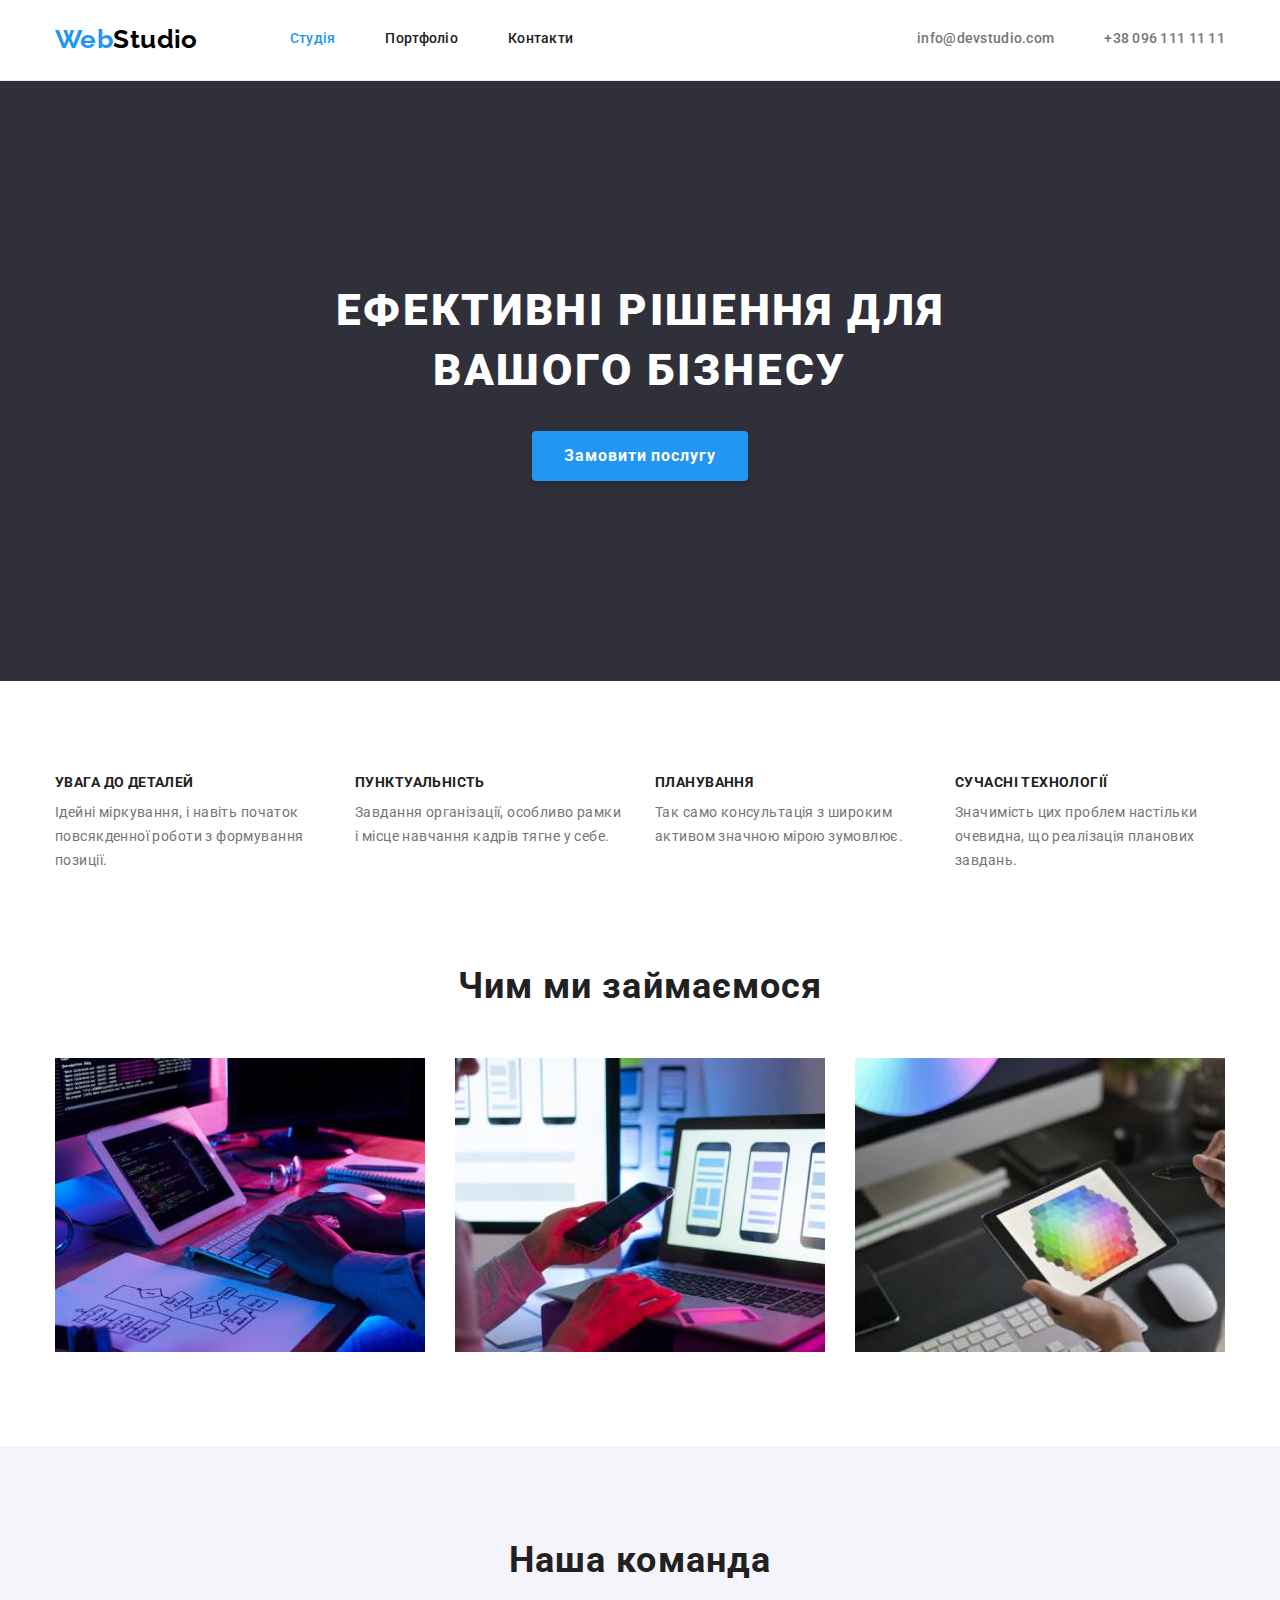
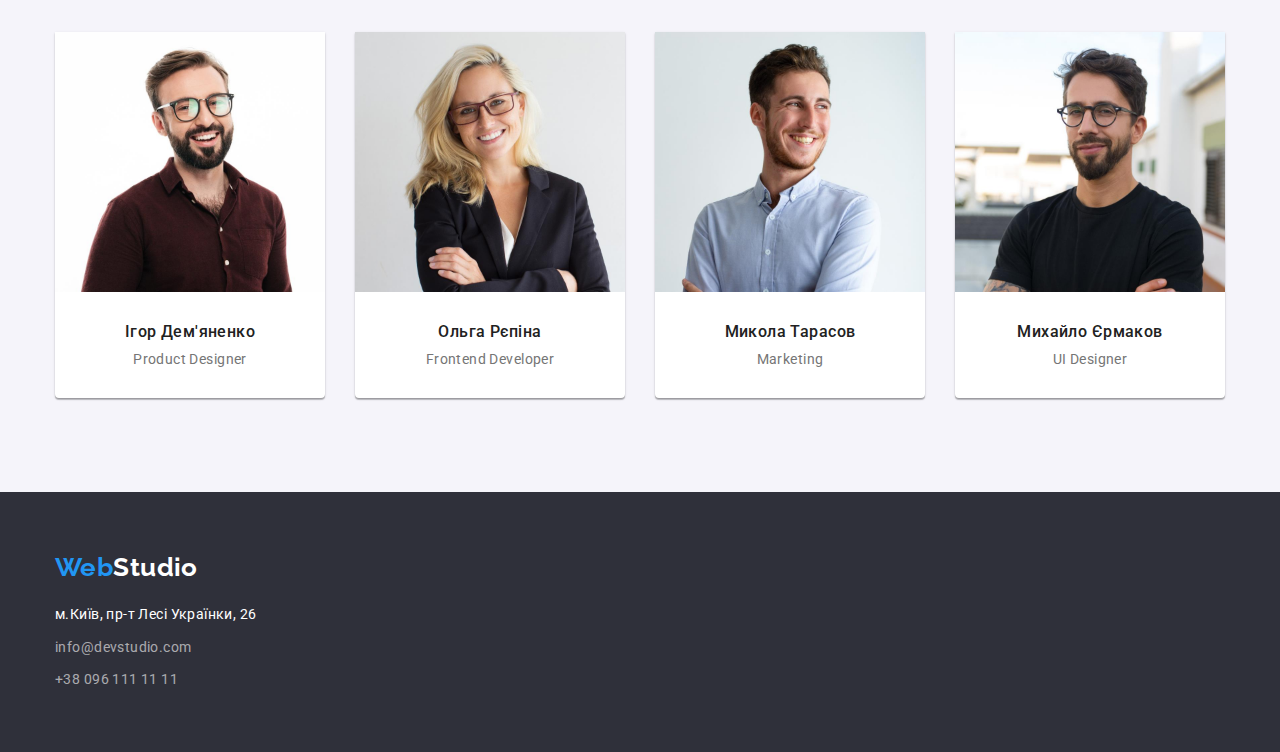
<file: index.html>
<!DOCTYPE html>
<html lang="uk">
    <head>
        <meta charset="UTF-8">
        <meta http-equiv="X-UA-Compatible" content="IE=edge">
        <meta name="viewport" content="width=device-width, initial-scale=1.0">
        <title>goit-markup-hw-03</title>
        <link rel="stylesheet" href="https://cdnjs.cloudflare.com/ajax/libs/modern-normalize/1.0.0/modern-normalize.min.css" />
        <link rel="stylesheet" href="./css/main.css">
        <link rel="preconnect" href="https://fonts.googleapis.com">
        <link rel="preconnect" href="https://fonts.gstatic.com" crossorigin>
        <link href="https://fonts.googleapis.com/css2?family=Raleway:wght@700&family=Roboto:wght@400;500;700;900&display=swap"
            rel="stylesheet">
    </head>
    <body>
        <header class="page-header">
            <div class="flex-block container">
                <a href="./index.html" class="logo">Web<span>Studio</span></a>
                <nav class="site-nav">
                    <ul class="navigation">
                        <li class="nav-item"><a href="./index.html" class="link active">Студія</a></li>
                        <li class="nav-item"><a href="./portfolio.html" class="link">Портфоліо</a></li>
                        <li class="nav-item"><a href="" class="link">Контакти</a></li>
                    </ul>
                </nav>
                <ul class="contacts">
                    <li class="contacts-item"><a href="mailto:info@devstudio.com" class="link">info@devstudio.com</a></li>
                    <li class="contacts-item"><a href="tel:+380961111111" class="link">+38 096 111 11 11</a></li>
                </ul>
            </div>
        </header>
        <main>
            <section class="hero">
                <div class="container">
                    <h1 class="hero-title">Ефективні рішення для вашого бізнесу</h1>
                    <button type="button" class="hero-btn">Замовити послугу</button>
                </div>
            </section>
            <section class="features section">
                <div class="container">
                    <h2 class="visually-hidden">Особливості</h2>
                    <ul class="flex-block">
                        <li class="features-item">
                            <h3 class="features-title">УВАГА ДО ДЕТАЛЕЙ</h3>
                            <p class="features-text">Ідейні міркування, і навіть початок повсякденної роботи з формування позиції.</p>
                        </li>
                        <li class="features-item">
                            <h3 class="features-title">ПУНКТУАЛЬНІСТЬ</h3>
                            <p class="features-text">Завдання організації, особливо рамки і місце навчання кадрів тягне у себе.</p>
                        </li>
                        <li class="features-item">
                            <h3 class="features-title">ПЛАНУВАННЯ</h3>
                            <p class="features-text">Так само консультація з широким активом значною мірою зумовлює.</p>
                        </li>
                        <li class="features-item">
                            <h3 class="features-title">СУЧАСНІ ТЕХНОЛОГІЇ</h3>
                            <p class="features-text">Значимість цих проблем настільки очевидна, що реалізація планових завдань.</p>
                        </li>
                    </ul>
                </div>
            </section>
            <section class="worktypes section">
                <div class="container">
                    <h2 class="section-title">Чим ми займаємося</h2>
                    <ul class="flex-block">
                        <li class="worktypes-item">
                            <img src="./images/pic_1.jpg" alt="декстопні додатки" width="370">
                        </li>
                        <li class="worktypes-item">
                            <img src="./images/pic_2.jpg" alt="мобільні додатки" width="370">
                        </li>
                        <li class="worktypes-item">
                            <img src="./images/pic_3.jpg" alt="дизайнерські рішення" width="370">
                        </li>
                    </ul>
                </div>
            </section>
            <section class="team section">
                <div class="container">
                    <h2 class="section-title">Наша команда</h2>
                    <ul class="flex-block">
                        <li class="team-item">
                            <img src="./images/ihor.jpg" alt="Ігор Дем'яненко" width="270">
                            <h3 class="team-title">Ігор Дем'яненко</h3>
                            <p lang="en" class="team-text">Product Designer</p>
                        </li>
                        <li class="team-item">
                            <img src="./images/olga.jpg" alt="Ольга Рєпіна" width="270">
                            <h3 class="team-title">Ольга Рєпіна</h3>
                            <p lang="en" class="team-text">Frontend Developer</p>
                        </li>
                        <li class="team-item">
                            <img src="./images/mykola.jpg" alt="Микола Тарасов" width="270">
                            <h3 class="team-title">Микола Тарасов</h3>
                            <p lang="en" class="team-text">Marketing</p>
                        </li>
                        <li class="team-item">
                            <img src="./images/mykhailo.jpg" alt="Михайло Єрмаков" width="270">
                            <h3 class="team-title">Михайло Єрмаков</h3>
                            <p lang="en" class="team-text">UI Designer</p>
                        </li>
                    </ul>
                </div>
            </section>
        </main>
        <footer class="page-footer">
            <div class="container">
                <a href="./index.html" class="logo">Web<span>Studio</span></a>
                <address class="adr">
                    <ul>
                        <li class="adr-item"><a href="https://goo.gl/maps/JgUuiA2P2E3TJJDB6" class="adr-link" rel="noopener noopener nofollow">м.Київ, пр-т Лесі Українки, 26</a></li>
                        <li class="adr-item"><a href="mailto:info@devstudio.com" class="contact-link">info@devstudio.com</a></li>
                        <li class="adr-item"><a href="tel:+380961111111" class="contact-link">+38 096 111 11 11</a></li>
                    </ul>
                </address>
            </div>
        </footer>
    </body>
</html>
</file>
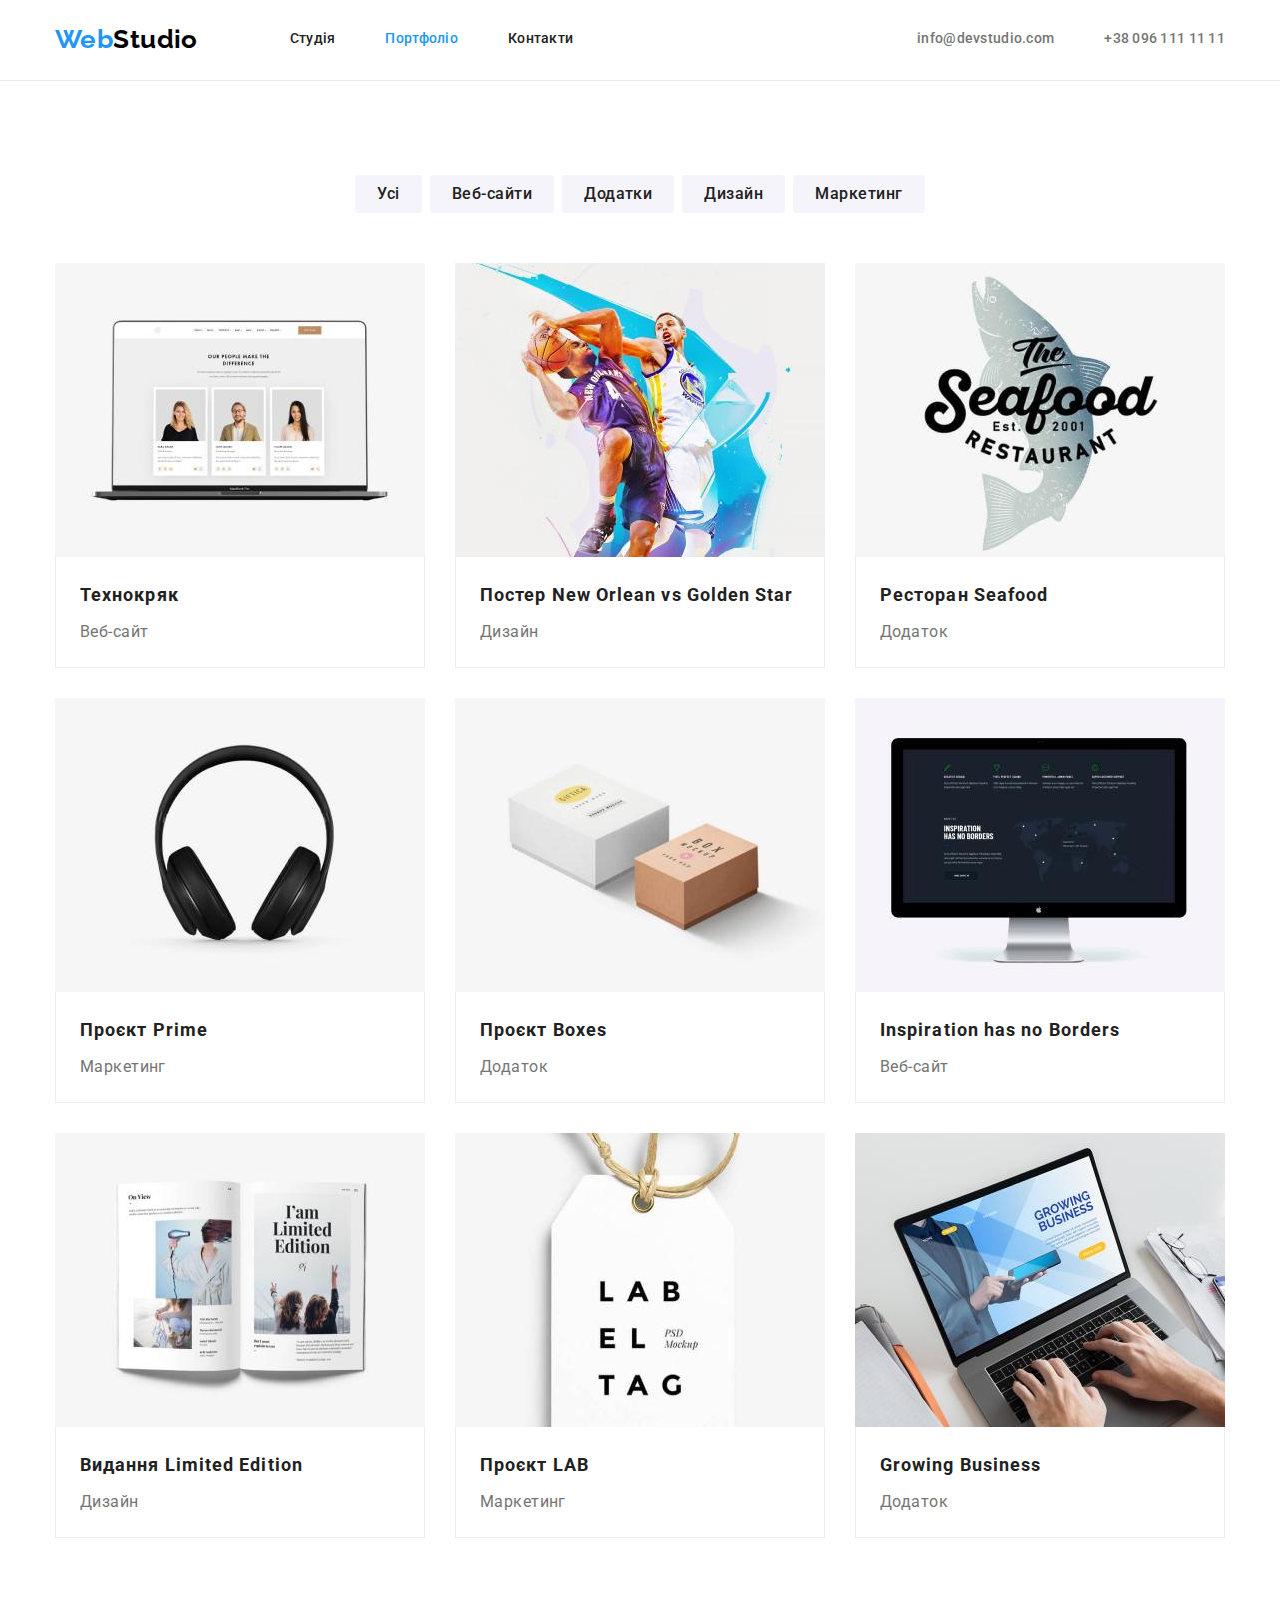
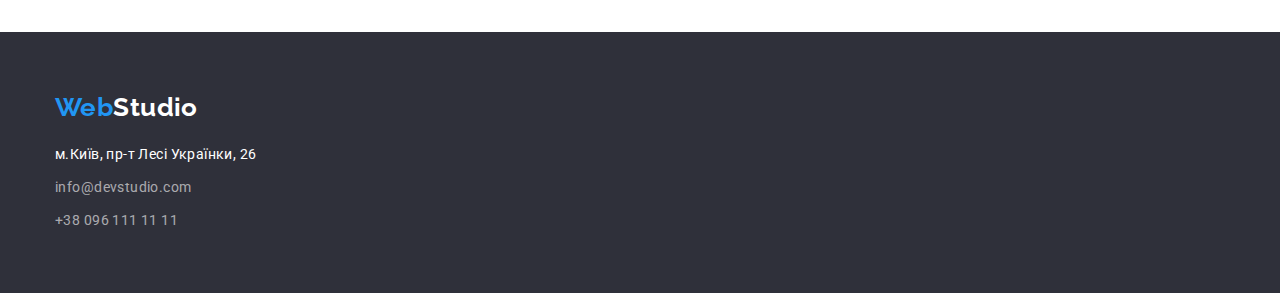
<file: portfolio.html>
<!DOCTYPE html>
<html lang="uk">
    <head>
        <meta charset="UTF-8">
        <meta http-equiv="X-UA-Compatible" content="IE=edge">
        <meta name="viewport" content="width=device-width, initial-scale=1.0">
        <title>goit-markup-hw-03</title>
        <link rel="stylesheet" href="https://cdnjs.cloudflare.com/ajax/libs/modern-normalize/1.0.0/modern-normalize.min.css" />
        <link rel="stylesheet" href="./css/main.css">
        <link rel="preconnect" href="https://fonts.googleapis.com">
        <link rel="preconnect" href="https://fonts.gstatic.com" crossorigin>
        <link href="https://fonts.googleapis.com/css2?family=Raleway:wght@700&family=Roboto:wght@400;500;700;900&display=swap"
            rel="stylesheet">
    </head>
    <body>
        <header class="page-header">
            <div class="container flex-block">
                <a href="./index.html" class="logo">Web<span>Studio</span></a>
                <nav class="site-nav">
                    <ul class="navigation">
                        <li class="nav-item"><a href="./index.html" class="link">Студія</a></li>
                        <li class="nav-item"><a href="./portfolio.html" class="link active">Портфоліо</a></li>
                        <li class="nav-item"><a href="" class="link">Контакти</a></li>
                    </ul>
                </nav>
                <ul class="contacts">
                    <li class="contacts-item"><a href="mailto:info@devstudio.com" class="link">info@devstudio.com</a></li>
                    <li class="contacts-item"><a href="tel:+380961111111" class="link">+38 096 111 11 11</a></li>
                </ul>
            </div>
        </header>
        <main>
            <section class="portfolio section">
                <div class="container">
                    <h1 class="visually-hidden">Портфоліо</h1>
                        <ul class="filter flex-block">
                            <li class="filter-item"><button type="button" class="filter-btn">Усі</button></li>
                            <li class="filter-item"><button type="button" class="filter-btn">Веб-сайти</button></li>
                            <li class="filter-item"><button type="button" class="filter-btn">Додатки</button></li>
                            <li class="filter-item"><button type="button" class="filter-btn">Дизайн</button></li>
                            <li class="filter-item"><button type="button" class="filter-btn">Маркетинг</button></li>
                        </ul>
                    <ul class="cards flex-block">
                        <li class="cards-item">
                            <a href="" class="link">
                                <div class="img-wrapper">
                                    <img src="./images/technocrack.jpg" alt="Приклад лендінгу" width="370" class="portfolio-img">
                                </div>
                                <div class="cards-content">
                                    <h2 class="portfolio-title">Технокряк</h2>
                                    <p class="portfolio-text">Веб-сайт</p>
                                </div>
                            </a>
                        </li>
                        <li class="cards-item">
                            <a href="" class="link">
                                <div class="img-wrapper">
                                    <img src="./images/poster.jpg" alt="Баскетболісти борються за м'яч" width="370" class="portfolio-img">
                                </div>
                                <div class="cards-content">
                                    <h2 class="portfolio-title">Постер <span lang="en">New Orlean vs Golden Star</span></h2>
                                    <p class="portfolio-text">Дизайн</p>
                                </div>
                            </a>
                        </li>
                        <li class="cards-item">
                            <a href="" class="link">
                                <div class="img-wrapper">
                                    <img src="./images/seafood.jpg" alt="Логотип рибного ресторану" width="370" class="portfolio-img">
                                </div>
                                <div class="cards-content">
                                    <h2 class="portfolio-title">Ресторан <span lang="en">Seafood</span></h2>
                                    <p class="portfolio-text">Додаток</p>   
                                </div>                         
                            </a>
                        </li>
                        <li class="cards-item">
                            <a href="" class="link">
                                <div class="img-wrapper">
                                    <img src="./images/prime.jpg" alt="Навушники" width="370" class="portfolio-img">
                                </div>
                                <div class="cards-content">
                                    <h2 class="portfolio-title">Проєкт <span lang="en">Prime</span></h2>
                                    <p class="portfolio-text">Маркетинг</p>
                                </div>
                            </a>
                        </li>
                        <li class="cards-item">
                            <a href="" class="link">
                                <div class="img-wrapper">
                                    <img src="./images/boxes.jpg" alt="Дві коробки" width="370" class="portfolio-img">
                                </div>
                                <div class="cards-content">
                                    <h2 class="portfolio-title">Проєкт <span lang="en">Boxes</span></h2>
                                    <p class="portfolio-text">Додаток</p>
                                </div>
                            </a>
                        </li>
                        <li class="cards-item">
                            <a href="" class="link">
                                <div class="img-wrapper">
                                    <img src="./images/no_borders.jpg" alt="Монітор з мапою" width="370" class="portfolio-img">
                                </div>
                                <div class="cards-content">
                                    <h2 class="portfolio-title" lang="en">Inspiration has no Borders</h2>
                                    <p class="portfolio-text">Веб-сайт</p>
                                </div>
                            </a>
                        </li>
                        <li class="cards-item">
                            <a href="" class="link">
                                <div class="img-wrapper">
                                    <img src="./images/lim_ed.jpg" alt="Шпальти журналу" width="370" class="portfolio-img">
                                </div>
                                <div class="cards-content">
                                    <h2 class="portfolio-title">Видання <span lang="en">Limited Edition</span></h2>
                                    <p class="portfolio-text">Дизайн</p>
                                </div>
                            </a>
                        </li>
                        <li class="cards-item">
                            <a href="./index.html" class="link">
                                <div class="img-wrapper"> 
                                    <img src="./images/LAB.jpg" alt="Ярлик" width="370" class="portfolio-img">
                                </div>
                                <div class="cards-content">
                                    <h2 class="portfolio-title">Проєкт <span lang="en">LAB</span></h2>
                                    <p class="portfolio-text">Маркетинг</p>
                                </div>
                            </a>
                        </li>
                        <li class="cards-item">
                            <a href="" class="link">
                                <div class="img-wrapper">
                                    <img src="./images/grow-business.jpg" alt="Сайт про бізнес в ноутбуці" width="370" class="portfolio-img">
                                </div>
                                <div class="cards-content">
                                    <h2 class="portfolio-title" lang="en">Growing Business</h2>
                                    <p class="portfolio-text">Додаток</p>
                                </div>
                            </a>
                        </li>
                    </ul>
                </div>
            </section>
        </main>
        <footer class="page-footer">
            <div class="container">
                <a href="./index.html" class="logo">Web<span>Studio</span></a>
                <address class="adr">
                    <ul>
                        <li class="adr-item"><a href="https://goo.gl/maps/JgUuiA2P2E3TJJDB6" class="adr-link" rel="noopener noopener nofollow"> м.Київ, пр-т Лесі Українки, 26</a></li>
                        <li class="adr-item"><a href="mailto:info@devstudio.com" class="contact-link">info@devstudio.com</a></li>
                        <li class="adr-item"><a href="tel:+380961111111" class="contact-link">+38 096 111 11 11</a></li>
                    </ul>
                </address>
            </div>
        </footer>
    </body>
</html>
</file>
<file: css/main.css>
:root {
    --main-color:#757575;
    --title-color: #212121;
    --accent-color: #2196F3;
    --white-color: #ffffff;
    --secondary-bcg: #F5F4FA;
    --black-color: #000000;
    --footer-bcg: #2F303A;
    --btn-hover: #188CE8;
    --header-line: #ECECEC;
    --cards-line: #EEEEEE;
    --footer-contact: rgba(255, 255, 255, 0.6);
}

body {
    font-family: Roboto, Montserrat, DM Sans, sans-serif;
    color: var(--main-color);
    background-color: var(--white-color);
    font-size: 14px;
    letter-spacing: 0.03em;
    box-sizing: border-box;
}

h1, h2, h3, h4, h5, h6, p, ul {
    list-style: none;
    padding: 0;
    margin: 0;
}

img {
    display: block;
    max-width: 100%;
}

.link {
    text-decoration: none;
    color: inherit;
}


.container {
    width: 1200px;
    margin: 0 auto;
    padding: 0 15px;
}

.section {
    padding: 94px 0;
}

.page-header .container {
    align-items: center;
    justify-content: center;
}

.page-header{
    border-bottom: 1px solid var(--header-line);
    padding: 24px 0 25px;
}

.logo span {
    color: var(--black-color);
}

.logo {
    color: var(--accent-color);
    text-decoration: none;
    font-family: Raleway, sans-serif;
    font-size: 26px;
    font-weight: 700;
    line-height: 1.19;
}

.site-nav {
    margin-left: 92px;
}

.navigation {
    display: flex;
}

.nav-item {
    color: var(--title-color);
    font-weight: 500;
    line-height: 1.14;
    letter-spacing: 0.02em;
}

.nav-item .link, 
.contactas-item .link{
    padding: 32px 0;
}
.nav-item:not(:last-child),
.contacts-item:not(:last-child) {
    margin-right: 50px;
}
.nav-item .link:hover, .link:focus, .link.active, 
.contacts-item .link:hover, .link:focus, .link.active{
    color: var(--accent-color);
}

.contacts {
    display: flex;
    margin-left: auto;
    color: var(--main-color);
    font-weight: 500;
    line-height: 1.14;
    letter-spacing: 0.02em;
}

.hero {
    background: var(--footer-bcg);
    padding: 200px 0;
}

.hero .container {
    text-align: center;
    margin: 0 auto;
    max-width: 696px;
}

.hero-title {
    color: var(--white-color);
    font-weight: 900;
    font-size: 44px;
    line-height: 1.36;
    letter-spacing: 0.06em;
    text-transform: uppercase;
    text-align: center;
    margin: 0 auto;
    max-width: 696px;
}

.hero-btn {
    background-color: var(--accent-color);
    color: var(--white-color);
    font-family: Roboto, Montserrat, DM Sans, sans-serif;
    font-size: 16px;
    font-weight: 700;
    line-height: 1.88;
    letter-spacing: 0.06em;
    cursor: pointer;
    box-shadow: 0 4px 4px rgba(0, 0, 0, 0.15);
    border-radius: 4px;
    border: none;
    padding: 10px 32px;
    margin-top: 30px;
}

.hero-btn:hover {
    background-color: var(--btn-hover);
}

.visually-hidden {
        position: absolute;
        width: 1px;
        height: 1px;
        margin: -1px;
        padding: 0;
        overflow: hidden;
        border: 0;
        clip: rect(0 0 0 0);
    }

.section-title {
    color: var(--title-color);
    font-weight: 700;
    font-size: 36px;
    line-height: 1.16;
    text-align: center;
    letter-spacing: 0.03em;
    margin-bottom: 50px;
}

.features-item:not(:last-child),
.worktypes-item:not(:last-child),
.team-item:not(:last-child) {
    margin-right: 30px;
}

.flex-block {
    display: flex;
    justify-content: center;
}

.features-title {
    color: var(--title-color);
    font-weight: 700;
    font-size: 14px;
    line-height: 1.14;
    text-transform: uppercase;
    margin-bottom: 10px;
}

.features-text {
    line-height: 1.71; 
}

.features {
    padding-bottom: 0;
}

.features-item {
    width: 100%;
}

.team {
    background-color: var(--secondary-bcg);
}

.team-item {
    width: 270px;
    background-color: var(--white-color);
    box-shadow: 0px 1px 3px rgba(0, 0, 0, 0.12), 0px 1px 1px rgba(0, 0, 0, 0.14), 0px 2px 1px rgba(0, 0, 0, 0.2);
    border-radius: 0px 0px 4px 4px;
}

.team-title {
    color: var(--title-color);
    font-weight: 500;
    font-size: 16px;
    line-height: 1.19;
    text-align: center;
    margin: 30px 0 10px;
}

.team-text {
    line-height: 1.19;
    text-align: center;
    margin-bottom: 30px;
}

.page-footer {
    background-color: var(--footer-bcg);
    padding: 60px 0;
}

.page-footer .container {
    display: inherit;
}

.page-footer .logo {
    margin-bottom: 20px;
    display: inherit;
}

.page-footer span {
    color: var(--white-color);
}

.adr {
    font-style: normal;
    line-height: 1.71;
}

.adr-item:not(:last-child) {
    margin-bottom: 9px;
}

.adr-link {
    color: var(--white-color);
    text-decoration: none;
}

.contact-link {
    color: rgba(255, 255, 255, 0.6);
    text-decoration: none;
}

.filter-item:not(:last-child) {
    margin-right: 8px;
}

.filter-btn {
    color: var(--title-color);
    background-color: var(--secondary-bcg);
    border-radius: 4px;
    font-size: 16px;
    font-weight: 500;
    line-height: 1.62;
    letter-spacing: 0.03em;
    border: none;
    padding: 6px 22px;
}

.filter-btn:hover, .filter-btn:focus {
    color: var(--white-color);
    background-color: var(--accent-color);
    box-shadow: 0px 3px 1px rgba(0, 0, 0, 0.1), 0px 1px 2px rgba(0, 0, 0, 0.08), 0px 2px 2px rgba(0, 0, 0, 0.12);
    border-radius: 4px;
    cursor: pointer;
}

.cards {
    margin-top: 50px;
    flex-wrap: wrap;
}

.cards-item {
    margin-right: 30px;
    margin-bottom: 30px;
    width: 370px;
}

.cards-item:nth-child(3n) {
    margin-right: 0;
}

.cards-item:nth-last-child(-n + 3) {
    margin-bottom: 0;
}

.img-wrapper {
    font-size: 0;
}

.cards-content {
    padding: 20px 24px;
    border: 1px solid var(--cards-line);
    border-top: none;
}

.portfolio-title {
    color: var(--title-color);
    font-weight: 700;
    font-size: 18px;
    line-height: 2;
    letter-spacing: 0.06em;
    margin-bottom: 4px;
}

.portfolio-text {
    color: var(--main-color);
    line-height: 1.88;
    font-size: 16px;
}
</file>
